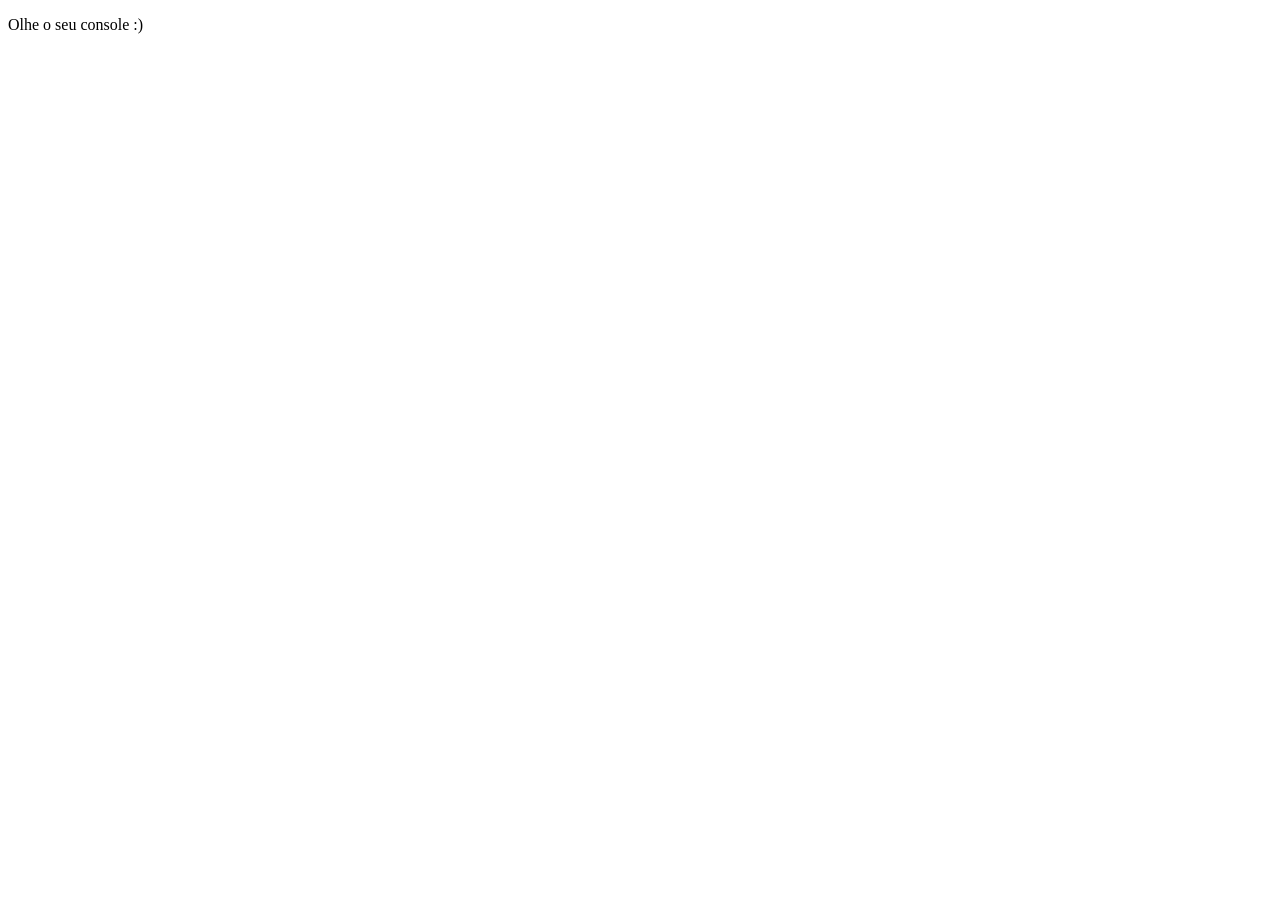
<file: Consumo e interação com dados/Alura+ Functions - Desafio Palíndromo/index.html>
<!DOCTYPE html>
<html lang="en">
<head>
    <meta charset="UTF-8">
    <meta http-equiv="X-UA-Compatible" content="IE=edge">
    <meta name="viewport" content="width=device-width, initial-scale=1.0">
    <title>Document</title>
</head>
<body>
    <p>Olhe o seu console :)</p>

    <script src="main.js"></script>
</body>
</html>
</file>
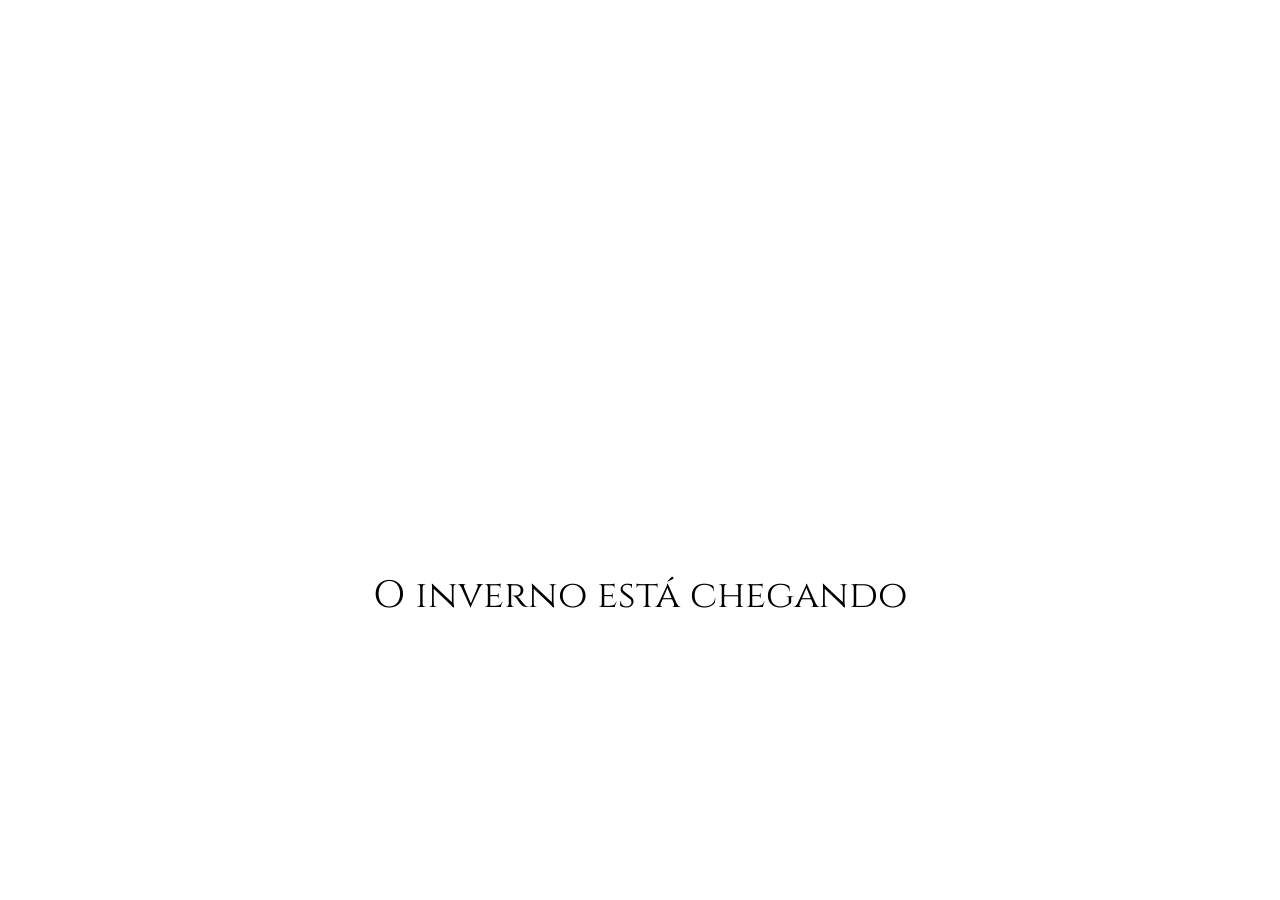
<file: JavaScript a linguagem da Web/Dark Mode/index.html>
<!DOCTYPE html>
<html lang="en">
<head>
    <meta charset="UTF-8">
    <meta http-equiv="X-UA-Compatible" content="IE=edge">
    <meta name="viewport" content="width=device-width, initial-scale=1.0">
    <title>Dark Mode</title>
    
    <!-- fonte  -->
    <link rel="preconnect" href="https://fonts.googleapis.com"> 
    <link rel="preconnect" href="https://fonts.gstatic.com" crossorigin>
    <link href="https://fonts.googleapis.com/css2?family=Cinzel:wght@600&display=swap" rel="stylesheet">
    <link rel="stylesheet" href="./style.css">

</head>
<body>
    <input id="btn" type="button">
    <label for="btn" class="mudar-tema"></label>
    <!-- fonte  -->
    
    <section class="container">
        <div class="trono"></div>
        <p>O inverno está chegando</p>
    </section>

    <script src="./main.js"></script>
</body>
</html>
</file>
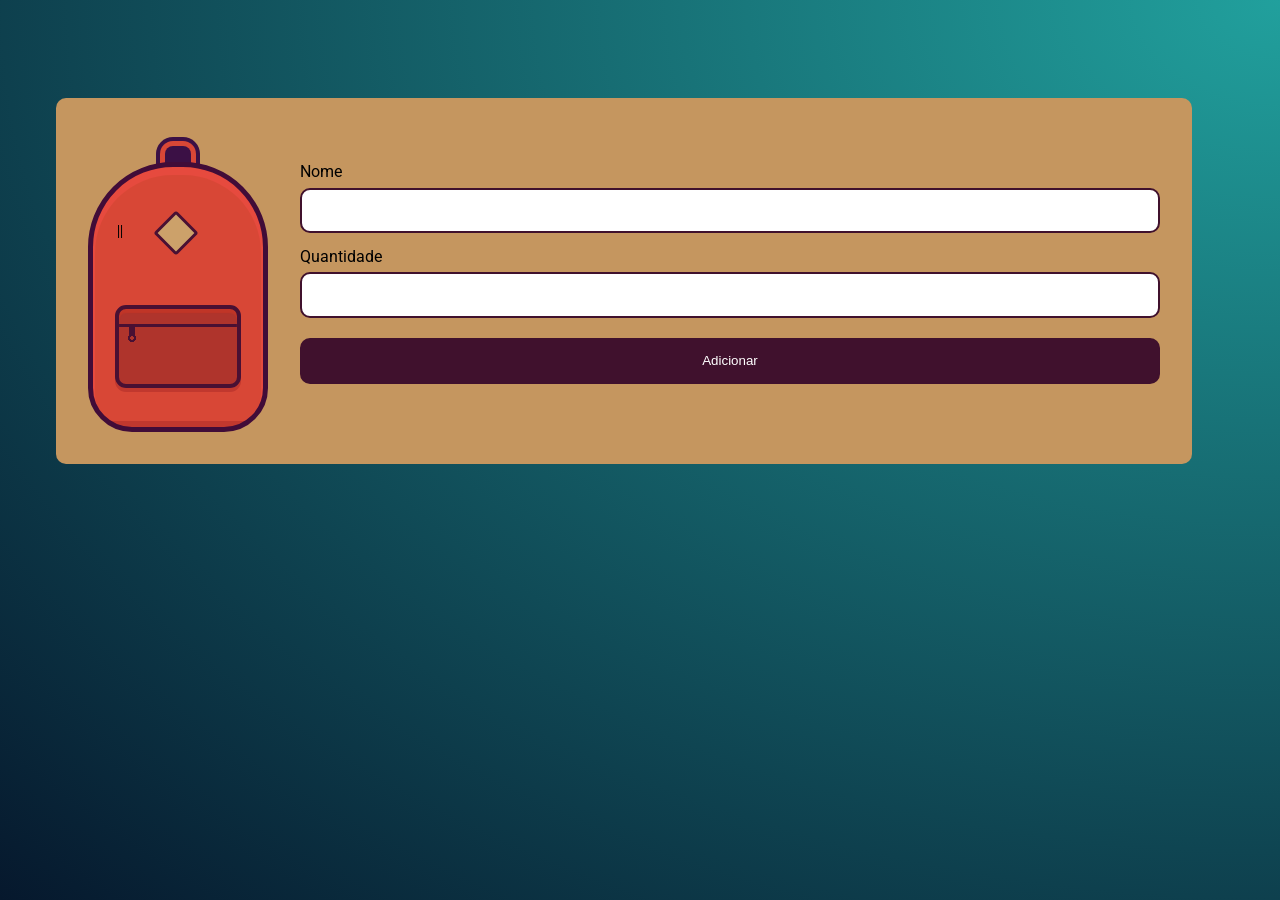
<file: JavaScript a linguagem da Web/JavaScript na Web - armazenando dados no navegador/index.html>
<!DOCTYPE html>
<html lang="en">
<head>
    <meta charset="UTF-8">
    <meta http-equiv="X-UA-Compatible" content="IE=edge">
    <meta name="viewport" content="width=device-width, initial-scale=1.0">
    <title>Mochila de viagem</title>
    <link rel="stylesheet" href="css/style.css">

    <link rel="preconnect" href="https://fonts.googleapis.com">
    <link rel="preconnect" href="https://fonts.gstatic.com" crossorigin>
    <link href="https://fonts.googleapis.com/css2?family=Roboto&display=swap" rel="stylesheet"> 
</head>
<body>
    <main class="conteudo">
        <div class="principal">
            <div class="mochila"></div>
            <form action="" class="adicionar" id="novoItem">
                <label for="item">Nome</label>
                <input type="text" name="nome" id="nome">
                <label for="item">Quantidade</label>
                <input type="number" name="quantidade" id="quantidade">
                <input type="submit" value="Adicionar" class="cadastrar">
            </form>
        </div>
        
        <ul class="lista" id="lista">
            
        </ul>
    </main>

    <script src="./js/main.js"></script>
</body>
</html>
</file>
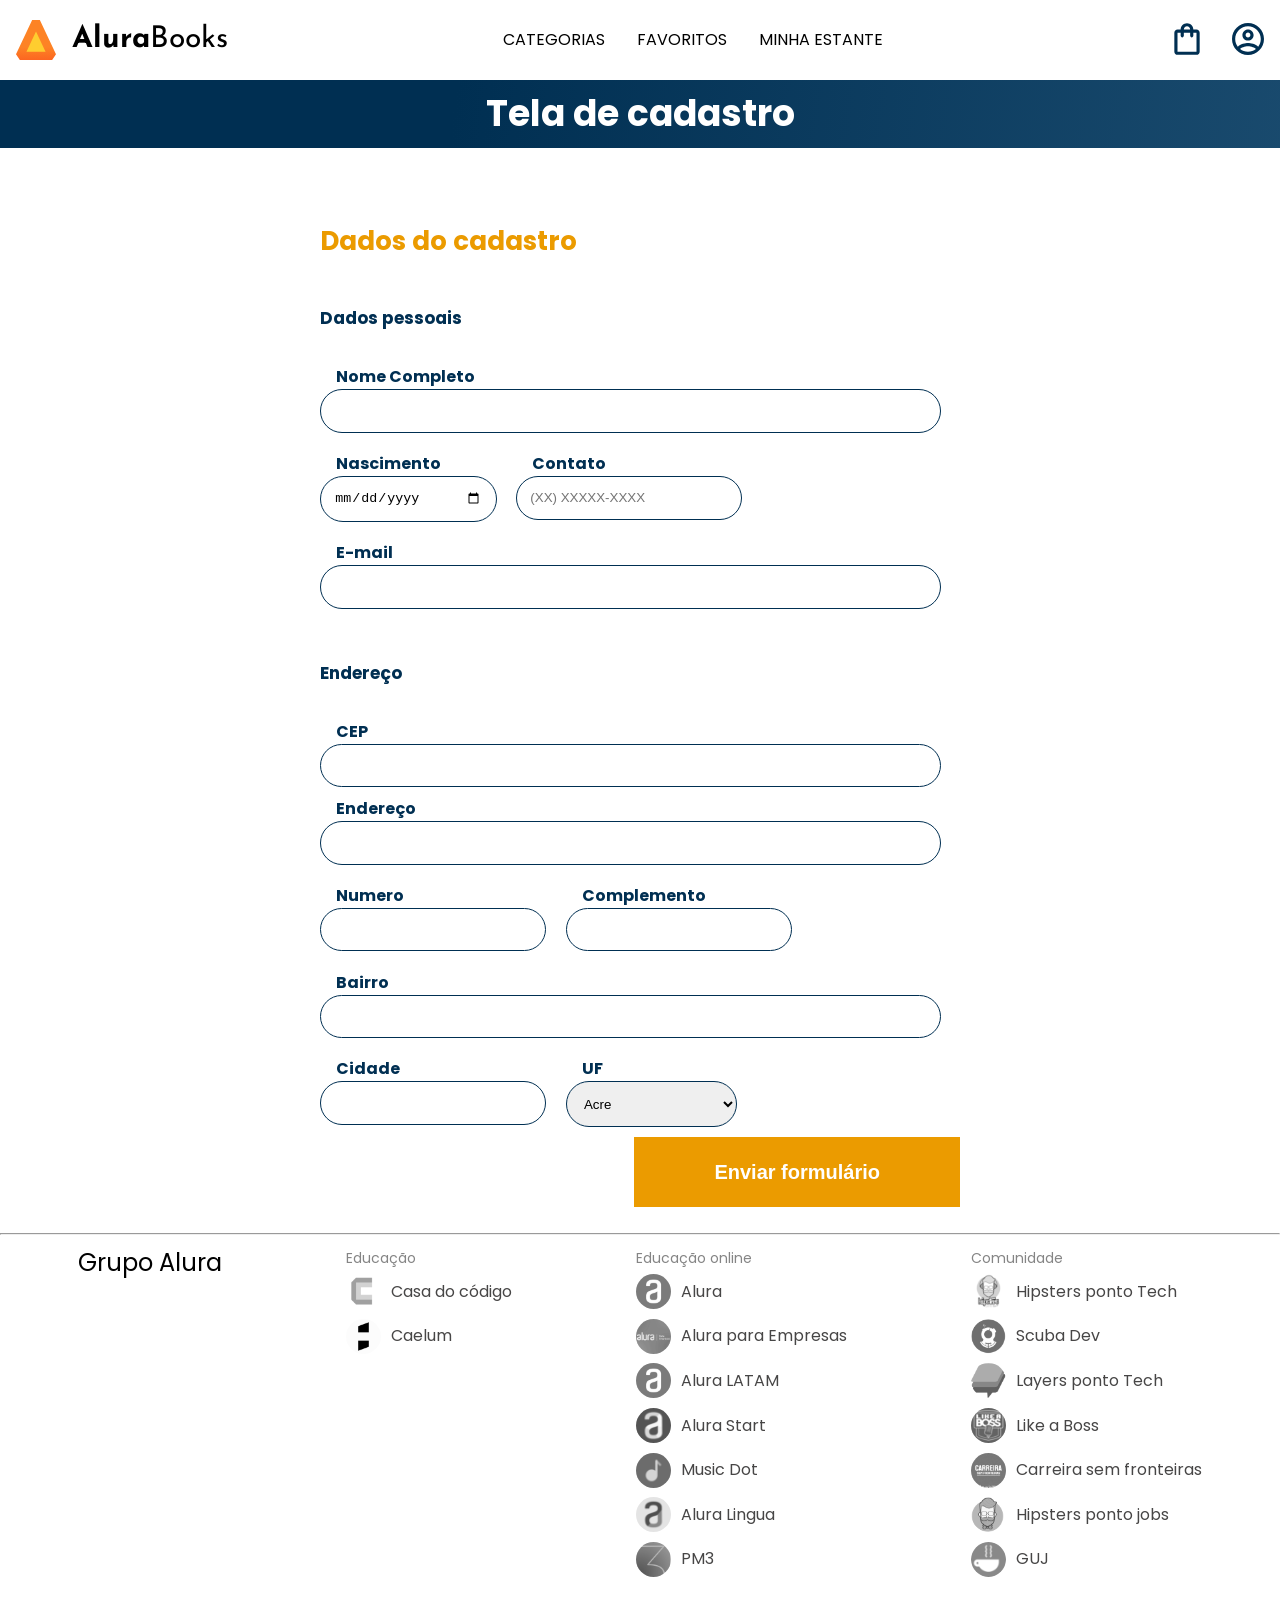
<file: Consumo e interação com dados/JavaScript - consumindo e tratando dados de uma API/cadastro-alurabooks/index.html>
<!DOCTYPE html>
<html lang="en">

<head>
    <meta charset="UTF-8">
    <meta http-equiv="X-UA-Compatible" content="IE=edge">
    <meta name="viewport" content="width=device-width, initial-scale=1.0">
    <link rel="stylesheet" href="./styles/reset.css">
    <link rel="preconnect" href="https://fonts.googleapis.com">
    <link rel="preconnect" href="https://fonts.gstatic.com" crossorigin>
    <link href="https://fonts.googleapis.com/css2?family=Poppins:wght@300;400;500;700&display=swap" rel="stylesheet">
    <link rel="stylesheet" href="https://unpkg.com/swiper@8/swiper-bundle.min.css" />
    <link href="https://fonts.googleapis.com/css2?family=Josefin+Sans:wght@400;700&display=swap" rel="stylesheet">
    <link rel="stylesheet" href="./styles/styles.css">
    <title>Formulário de cadastro</title>
</head>

<body>

    <header class="cabeçalho">
        <div class="container">
            <input type="checkbox" id="menu" class="container__botao">
            <label for="menu" class="container__rotulo">
                <span class="cabeçalho__menu-hamburguer container__imagem"></span>
            </label>
            <ul class="lista-menu">
                <li class="lista-menu__titulo">Categorias</li>
                <li class="lista-menu__item">
                    <a href="#" class="lista-menu__link">Programação</a>
                </li>
                <li class="lista-menu__item">
                    <a href="#" class="lista-menu__link">Front-end</a>
                </li>
                <li class="lista-menu__item">
                    <a href="#" class="lista-menu__link">Infraestrutura</a>
                </li>
                <li class="lista-menu__item">
                    <a href="#" class="lista-menu__link">Business</a>
                </li>
                <li class="lista-menu__item">
                    <a href="#" class="lista-menu__link">Design & UX</a>
                </li>
            </ul>
            <img src="img/Logo.svg" alt="Logo da Alurabooks" class="container__imagem">
            <h1 class="container__titulo"><b class="container__titulo--negrito">Alura</b>Books</h1>
        </div>

        <ul class="opções">
            <input type="checkbox" id="opções-menu" class="opções__botão">
            <li class="opções__item"><a href="#" class="opções__link">Categorias</a></li>
            <li class="opções__item"><a href="#" class="opções__link">Favoritos</a></li>
            <li class="opções__item"><a href="#" class="opções__link">Minha estante</a></li>
        </ul>

        <div class="container">
            <a href="#"><img src="img/Favoritos.svg" alt="Meus favoritos"
                    class="container__imagem container__imagem-transparente"></a>
            <a href="#" class="container__link">
                <img src="img/Compras.svg" alt="Carrinhos de compras" class="container__imagem">
                <p class="container__texto">Minha sacola</p>
            </a>
            <a href="#" class="container__link">
                <img src="img/Usuario.svg" alt="Meu perfil" class="container__imagem">
                <p class="container__texto">Meu perfil</p>
            </a>
        </div>
    </header>

    <section class="banner">
        <h2 class="banner__titulo">Tela de cadastro</h2>
    </section>

    <main class="principal">
        <h2 class="principal__titulo">Dados do cadastro</h2>

        <form class="principal__formulario" id="formulario" target="_blank"
            onsubmit="location.replace('./cadastro-finalizado.html')">
            <h3 class="principal__subtitulo">Dados pessoais</h3>
            <div class="formulario__campo">
                <label class="campo__etiqueta" for="nome">Nome Completo</label>
                <input name="nome" id="nome" class="campo__escrita" required />
            </div>
            <div class="formulario__dupla">
                <div class="formulario__campo">
                    <label class="campo__etiqueta" for="nascimento">Nascimento</label>
                    <input name="nascimento" id="nascimento" type="date" class="campo__escrita" required />
                </div>
                <div class="formulario__campo">
                    <label class="campo__etiqueta" for="telefone">Contato</label>
                    <input name="telefone" id="telefone" type="tel" placeholder="(XX) XXXXX-XXXX" class="campo__escrita"
                        required />
                </div>
            </div>
            <div class="formulario__campo">
                <label class="campo__etiqueta" for="email">E-mail</label>
                <input name="email" id="email" type="email" class="campo__escrita" required />
            </div>

            <h3 class="principal__subtitulo">Endereço</h3>

            <div class="formulario__campo">
                <label class="campo__etiqueta" for="cep">CEP</label>
                <input name="cep" id="cep" class="campo__escrita" required />
                <div id="erro"></div>
            </div>

            <div class="formulario__campo">
                <label class="campo__etiqueta" for="endereco">Endereço</label>
                <input name="endereco" id="endereco" class="campo__escrita" required />
            </div>
            <div class="formulario__dupla">
                <div class="formulario__campo">
                    <label class="campo__etiqueta" for="numero">Numero</label>
                    <input name="numero" id="numero" class="campo__escrita" required />
                </div>
                <div class="formulario__campo">
                    <label class="campo__etiqueta" for="complemento">Complemento</label>
                    <input name="complemento" id="complemento" class="campo__escrita" />
                </div>
            </div>
            <div class="formulario__campo">
                <label class="campo__etiqueta" for="bairro">Bairro</label>
                <input name="bairro" id="bairro" class="campo__escrita" required />
            </div>
            <div class="formulario__dupla">
                <div class="formulario__campo">
                    <label class="campo__etiqueta" for="cidade">Cidade</label>
                    <input name="cidade" id="cidade" class="campo__escrita" required />
                </div>

                <div class="formulario__campo">
                    <label class="campo__etiqueta" for="estado">UF</label>
                    <select id="estado" name="estado" class="campo__escrita">
                        <option value="AC">Acre</option>
                        <option value="AL">Alagoas</option>
                        <option value="AP">Amapá</option>
                        <option value="AM">Amazonas</option>
                        <option value="BA">Bahia</option>
                        <option value="CE">Ceará</option>
                        <option value="DF">Distrito Federal</option>
                        <option value="ES">Espírito Santo</option>
                        <option value="GO">Goiás</option>
                        <option value="MA">Maranhão</option>
                        <option value="MT">Mato Grosso</option>
                        <option value="MS">Mato Grosso do Sul</option>
                        <option value="MG">Minas Gerais</option>
                        <option value="PA">Pará</option>
                        <option value="PB">Paraíba</option>
                        <option value="PR">Paraná</option>
                        <option value="PE">Pernambuco</option>
                        <option value="PI">Piauí</option>
                        <option value="RJ">Rio de Janeiro</option>
                        <option value="RN">Rio Grande do Norte</option>
                        <option value="RS">Rio Grande do Sul</option>
                        <option value="RO">Rondônia</option>
                        <option value="RR">Roraima</option>
                        <option value="SC">Santa Catarina</option>
                        <option value="SP">São Paulo</option>
                        <option value="SE">Sergipe</option>
                        <option value="TO">Tocantins</option>
                        <option value="EX">Estrangeiro</option>
                    </select>
                </div>

            </div>


            <input type="submit" value="Enviar formulário" class="formulario__botao" id="enviar">
        </form>
    </main>

    <hr>
    <footer class="rodapé">
        <h2 class="rodapé__titulo">Grupo Alura</h2>
        <ul class="lista-rodapé">
            <li class="lista-rodapé__titulo">Educação</li>
            <li class="lista-rodapé__item">
                <img src="img/CasaDoCodigo.svg" alt="Logo da casa do código">
                <a href="https://www.casadocodigo.com.br/" class="lista-rodapé__link">Casa do código</a>
            </li>
            <li class="lista-rodapé__item">
                <img src="img/Caelum.svg" alt="Logo da caelum">
                <a href="https://caelum.com.br/" class="lista-rodapé__link">Caelum</a>
            </li>
        </ul>

        <ul class="lista-rodapé">
            <li class="lista-rodapé__titulo">Educação online</li>
            <li class="lista-rodapé__item">
                <img src="img/Alura.svg" alt="Logo da Alura">
                <a href="https://www.alura.com.br/" class="lista-rodapé__link">Alura</a>
            </li>
            <li class="lista-rodapé__item">
                <img src="img/AluraEmpresas.svg" alt="Logo da Alura para Empresas">
                <a href="https://www.alura.com.br/empresas" class="lista-rodapé__link">Alura para Empresas</a>
            </li>
            <li class="lista-rodapé__item">
                <img src="img/AluraLATAM.svg" alt="Logo da Alura Latam">
                <a href="https://www.aluracursos.com/" class="lista-rodapé__link">Alura LATAM</a>
            </li>
            <li class="lista-rodapé__item">
                <img src="img/AluraStart.svg" alt="Logo da Alura START">
                <a href="https://www.alurastart.com.br/" class="lista-rodapé__link">Alura Start</a>
            </li>
            <li class="lista-rodapé__item">
                <img src="img/MusicDot.svg" alt="Logo da Music Dot">
                <a href="https://www.musicdot.com.br/" class="lista-rodapé__link">Music Dot</a>
            </li>
            <li class="lista-rodapé__item">
                <img src="img/AluraLingua.svg" alt="Logo da Alura Lingua">
                <a href="https://www.aluralingua.com.br/" class="lista-rodapé__link">Alura Lingua</a>
            </li>
            <li class="lista-rodapé__item">
                <img src="img/PM3.svg" alt="Logo da PM3">
                <a href="https://www.cursospm3.com.br/" class="lista-rodapé__link">PM3</a>
            </li>
        </ul>

        <ul class="lista-rodapé">
            <li class="lista-rodapé__titulo">Comunidade</li>
            <li class="lista-rodapé__item">
                <img src="img/HipstersTech.svg" alt="Logo do Hipsters ponto Tech">
                <a href="https://hipsters.tech/" class="lista-rodapé__link">Hipsters ponto Tech</a>
            </li>
            <li class="lista-rodapé__item">
                <img src="img/ScubaDev.svg" alt="Logo do Scuba Dev">
                <a href="https://scuba.dev.br/" class="lista-rodapé__link">Scuba Dev</a>
            </li>
            <li class="lista-rodapé__item">
                <img src="img/LayersTech.svg" alt="Logo do Layers ponto Tech">
                <a href="https://layerspontotech.com.br/" class="lista-rodapé__link">Layers ponto Tech</a>
            </li>
            <li class="lista-rodapé__item">
                <img src="img/LikeABoss.svg" alt="Logo do Like a Boss">
                <a href="https://likeaboss.com.br/" class="lista-rodapé__link">Like a Boss</a>
            </li>
            <li class="lista-rodapé__item">
                <img src="img/CarreiraSemFronteira.svg" alt="Logo do Carreira sem fronteiras">
                <a href="https://www.carreirasemfronteiras.com.br/" class="lista-rodapé__link">Carreira sem
                    fronteiras</a>
            </li>
            <li class="lista-rodapé__item">
                <img src="img/HipstersJobs.svg" alt="Logo do Hipsters ponto jobs">
                <a href="https://hipsters.jobs/" class="lista-rodapé__link">Hipsters ponto jobs</a>
            </li>
            <li class="lista-rodapé__item">
                <img src="img/GUJ.svg" alt="Logo do GUJ">
                <a href="https://www.guj.com.br/" class="lista-rodapé__link">GUJ</a>
            </li>
        </ul>
    </footer>

    <script src="./js/script.js"></script>

</body>

</html>
</file>
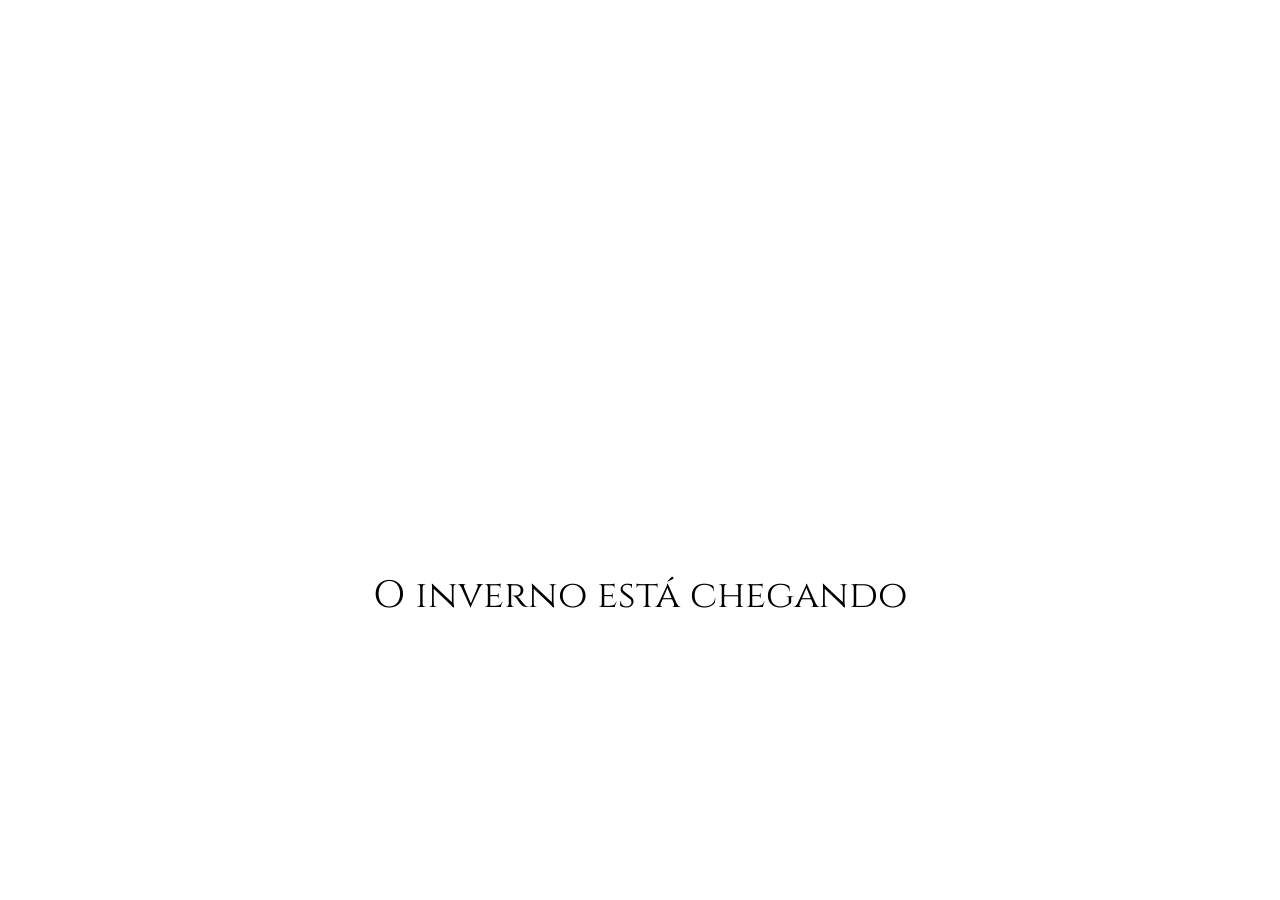
<file: JavaScript a linguagem da Web/JavaScript - Manipulando o DOM/Desafio 1/index.html>
<!DOCTYPE html>
<html lang="en" >
<head>
  <meta charset="UTF-8">
  <title>Manipulando o DOM - Aula 1</title>
  <link rel="stylesheet" href="./style.css">
</head>
<body>

<!-- fonte  --> 
<link rel="preconnect" href="https://fonts.googleapis.com"> 
<link rel="preconnect" href="https://fonts.gstatic.com" crossorigin>
<link href="https://fonts.googleapis.com/css2?family=Cinzel:wght@600&display=swap" rel="stylesheet">
<!-- fonte  -->

<section class="container">
<div class="trono"></div>
<p id="texto">O inverno está chegando</p>
</section>

</body>
</html>
</file>
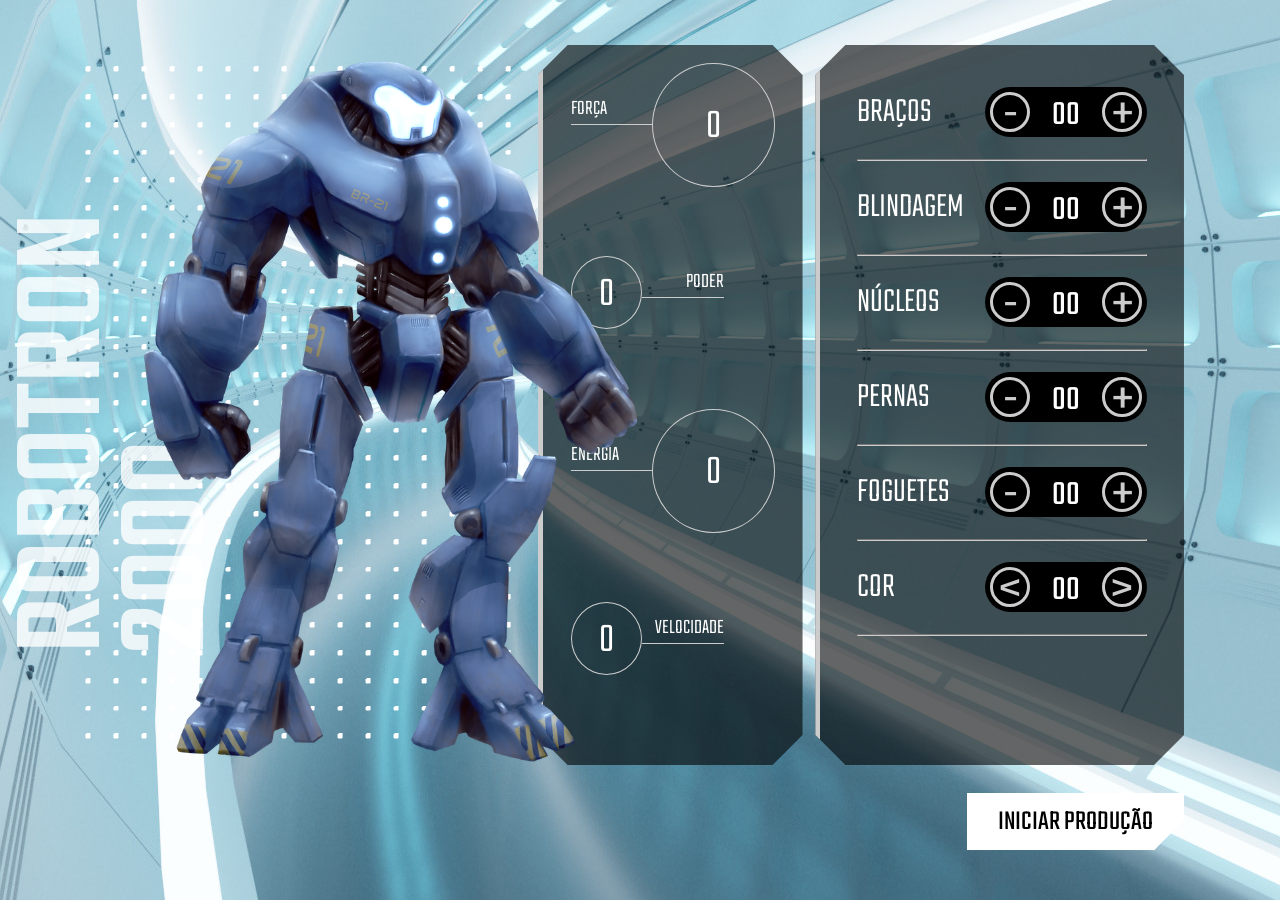
<file: JavaScript a linguagem da Web/JavaScript - Manipulando o DOM/Robotron/index.html>
<!DOCTYPE html>
<html lang="en">
<head>
    <meta charset="UTF-8">
    <meta http-equiv="X-UA-Compatible" content="IE=edge">
    <meta name="viewport" content="width=device-width, initial-scale=1.0">
    <link rel="shortcut icon" type="image/jpg" href="img/favicon.ico"/>
    <title>Robotron 2000</title>

    <link rel="stylesheet" href="css/style.css">
    <link rel="preconnect" href="https://fonts.googleapis.com">
    <link rel="preconnect" href="https://fonts.gstatic.com" crossorigin>
    <link href="https://fonts.googleapis.com/css2?family=Teko:wght@300;500&display=swap" rel="stylesheet"> 

</head>
<body>
    <main>
        <section class="robotron">
            <img class="robo" src="img/robotron.png" alt="Robotron" id="robotron">
            <figcaption class="titulo">ROBOTRON <br>2000</figcaption>
        </section>

        <section class="box estatisticas">
            <div class="estatistica">
                <p class="estatistica-titulo">Força</p>
                <div class="estatistica-valor">
                    <p class="estatistica-numero" data-estatistica="forca">0</p>
                </div>
            </div>
            <div class="estatistica">
                <p class="estatistica-titulo">Poder</p>
                <div class="estatistica-valor">
                    <p class="estatistica-numero" data-estatistica="poder">0</p>
                </div>
            </div>
            <div class="estatistica">
                <p class="estatistica-titulo">Energia</p>
                <div class="estatistica-valor">
                    <p class="estatistica-numero" data-estatistica="energia">0</p>
                </div>
            </div>
            <div class="estatistica">
                <p class="estatistica-titulo">Velocidade</p>
                <div class="estatistica-valor">
                    <p class="estatistica-numero" data-estatistica="velocidade">0</p>
                </div>
            </div>
        </section>

        <section class="equipamentos">
            <form action="" class="montador">
                <div class="box montador-conteudo">
                    <div class="peca">
                        <label for="" class="peca-titulo">Braços</label>
                        <div class="controle">
                            <buttom class="controle-ajuste" data-controle="-" data-peca="bracos">-</buttom>
                            <input type="text" class="controle-contador" value="00" data-contador>
                            <buttom class="controle-ajuste" data-controle="+" data-peca="bracos">+</buttom>
                        </div>
                    </div>
                    <hr class="linha">
                    <div class="peca">
                        <label for="" class="peca-titulo">Blindagem</label>
                        <div class="controle">
                            <buttom class="controle-ajuste" data-controle="-" data-peca="blindagem">-</buttom>
                            <input type="text" class="controle-contador" value="00" data-contador>
                            <buttom class="controle-ajuste" data-controle="+" data-peca="blindagem">+</buttom>
                        </div>
                    </div>
                    <hr class="linha">
                    <div class="peca">
                        <label for="" class="peca-titulo">Núcleos</label>
                        <div class="controle">
                            <buttom class="controle-ajuste" data-controle="-" data-peca="nucleos">-</buttom>
                            <input type="text" class="controle-contador" value="00" data-contador>
                            <buttom class="controle-ajuste" data-controle="+" data-peca="nucleos">+</buttom>
                        </div>
                    </div>
                    <hr class="linha">
                    <div class="peca">
                        <label for="" class="peca-titulo">Pernas</label>
                        <div class="controle">
                            <buttom class="controle-ajuste" data-controle="-" data-peca="pernas">-</buttom>
                            <input type="text" class="controle-contador" value="00" data-contador>
                            <buttom class="controle-ajuste" data-controle="+" data-peca="pernas">+</buttom>
                        </div>
                    </div>
                    <hr class="linha">
                    <div class="peca">
                        <label for="" class="peca-titulo">Foguetes</label>
                        <div class="controle">
                            <buttom class="controle-ajuste" data-controle="-" data-peca="foguetes">-</buttom>
                            <input type="text" class="controle-contador" value="00" data-contador>
                            <buttom class="controle-ajuste" data-controle="+" data-peca="foguetes">+</buttom>
                        </div>
                    </div>
                    <hr class="linha">
                    <div class="peca">
                        <label for="" class="peca-titulo">Cor</label>
                        <div class="controle">
                            <buttom class="controle-ajuste" data-controle="-" data-peca="cores">&lt;</buttom>
                            <input type="text" class="controle-contador" value="00" data-contador>
                            <buttom class="controle-ajuste" data-controle="+" data-peca="cores">&gt;</buttom>
                        </div>
                    </div>
                    <hr class="linha">
                </div>
                <input type="submit" value="Iniciar produção" class="producao" id="producao">
            </form>
        </section>
    </main>

    <script src="js/main.js"></script>

</body>
</html>
</file>
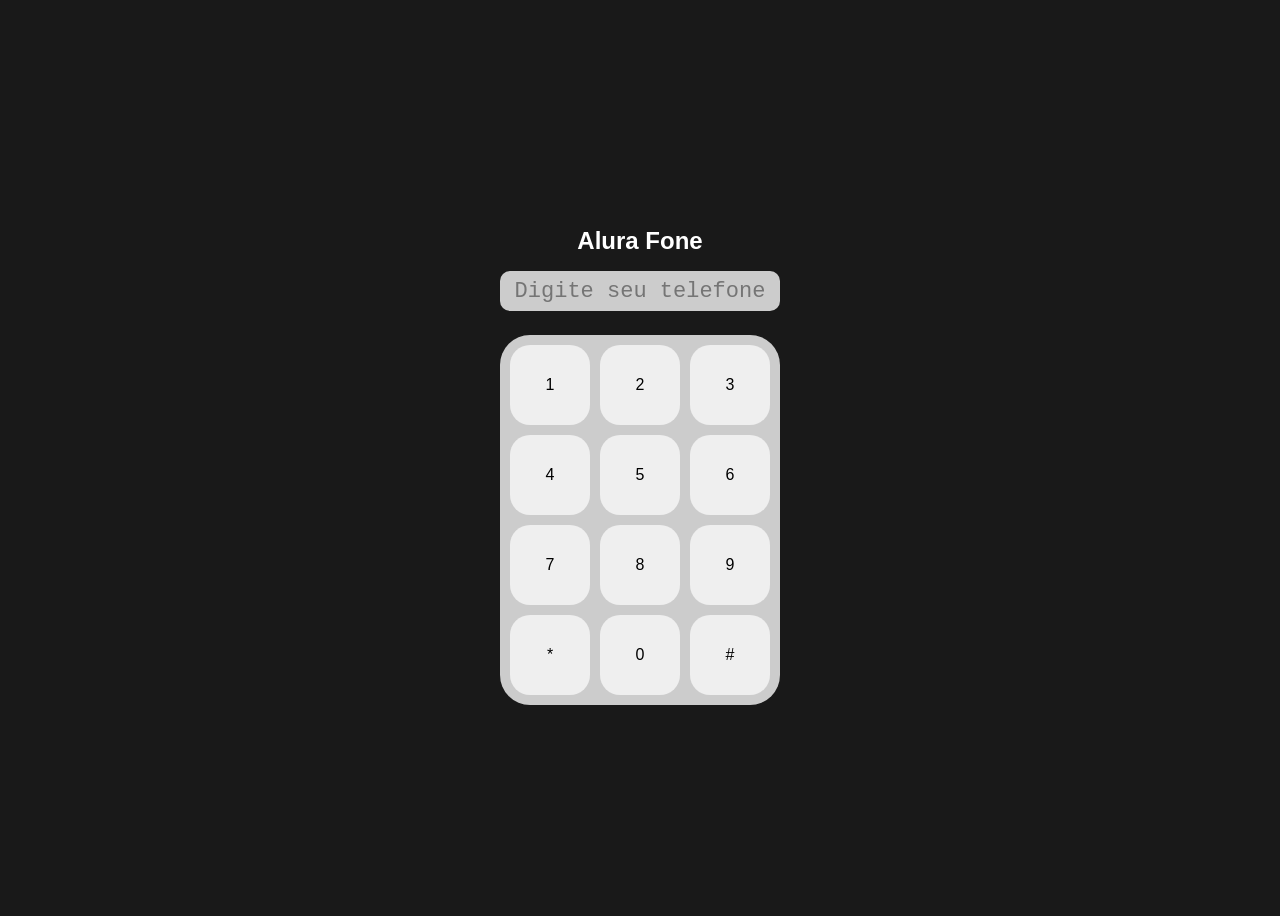
<file: JavaScript a linguagem da Web/JavaScript para Web - Crie páginas dinâmicas/alurafone/index.html>
<!DOCTYPE html>
<html lang="en">

<head>
    <meta charset="UTF-8">
    <meta http-equiv="X-UA-Compatible" content="IE=edge">
    <meta name="viewport" content="width=device-width, initial-scale=1.0">
    <link rel="stylesheet" href="style.css">
    <title>Alura Fone</title>
</head>

<body>
    <h1> Alura Fone </h1>
    <input type="tel" placeholder="Digite seu telefone">
     <section class="teclado">
       <input type="button" value="1">
        <input type="button" value="2">
        <input type="button" value="3">
        <input type="button" value="4">
        <input type="button" value="5">
        <input type="button" value="6">
        <input type="button" value="7">
        <input type="button" value="8">
        <input type="button" value="9">
        <input type="button" value="*">
        <input type="button" value="0">
        <input type="button" value="#">
      </section>
      

    <script src="main.js"></script>
</body>

</html>
</file>
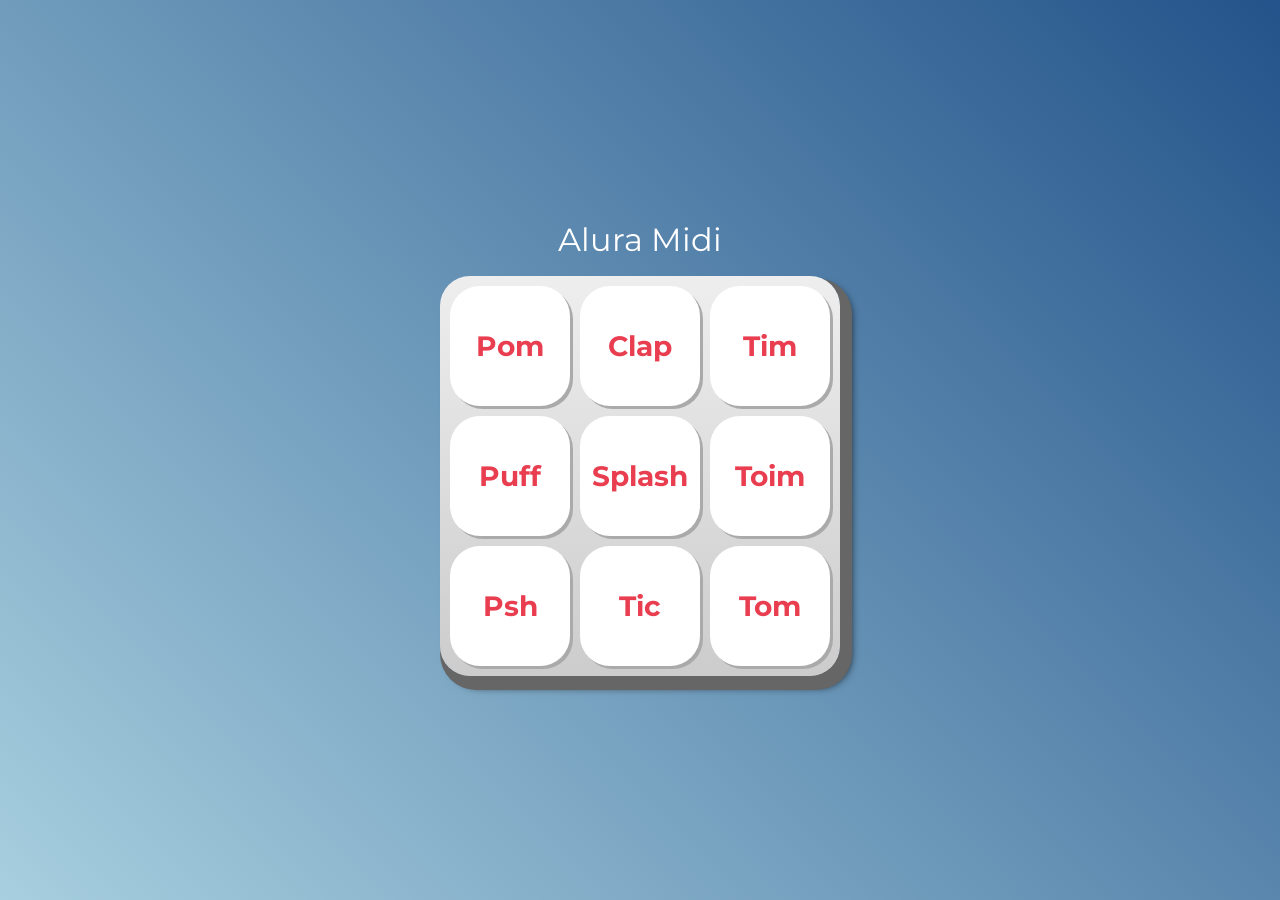
<file: JavaScript a linguagem da Web/JavaScript para Web - Crie páginas dinâmicas/aluramidi/index.html>
<!DOCTYPE html>
<html lang="pt-BR">
    <head>
        <meta charset="UTF-8">
        <meta http-equiv="X-UA-Compatible" content="IE=edge">
        <meta name="viewport" content="width=device-width, initial-scale=1.0">

        <title>Alura MIDI</title>

        <link rel="preconnect" href="https://fonts.googleapis.com">
        <link rel="preconnect" href="https://fonts.gstatic.com" crossorigin>
        <link href="https://fonts.googleapis.com/css2?family=Montserrat:wght@500;600&display=swap" rel="stylesheet">

        <link rel="icon" type="image/png" href="images/bateria.png">
        <link rel="stylesheet" href="css/reset.css">
        <link rel="stylesheet" href="css/estilos.css">
    </head>
    <body>
        
        <h1>Alura Midi</h1>
        
        <section class="teclado">
            <button class="tecla tecla_pom">Pom</button>
            <button class="tecla tecla_clap">Clap</button>
            <button class="tecla tecla_tim">Tim</button>
            
            <button class="tecla tecla_puff">Puff</button>
            <button class="tecla tecla_splash">Splash</button>
            <button class="tecla tecla_toim">Toim</button>
            
            <button class="tecla tecla_psh">Psh</button>
            <button class="tecla tecla_tic">Tic</button>
            <button class="tecla tecla_tom">Tom</button>
        </section>
        <!--<audio controls src="sounds/keyq.wav" id="som_tecla_pom"></audio>-->
        <!--Uma tag <audio> com o atributo 'controls' passa a exibir uma interface padrão para o usuário conseguir reproduzir o áudio-->
        <audio src="sounds/keyq.wav" id="som_tecla_pom"></audio>
        <audio src="sounds/keyw.wav" id="som_tecla_clap"></audio>
        <audio src="sounds/keye.wav" id="som_tecla_tim"></audio>
        <audio src="sounds/keya.wav" id="som_tecla_puff"></audio>
        <audio src="sounds/keys.wav" id="som_tecla_splash"></audio>
        <audio src="sounds/keyd.wav" id="som_tecla_toim"></audio>
        <audio src="sounds/keyz.wav" id="som_tecla_psh"></audio>
        <audio src="sounds/keyx.wav" id="som_tecla_tic"></audio>
        <audio src="sounds/keyc.wav" id="som_tecla_tom"></audio>
            
        <script src="main.js"></script>
        
    </body>
</html>
</file>
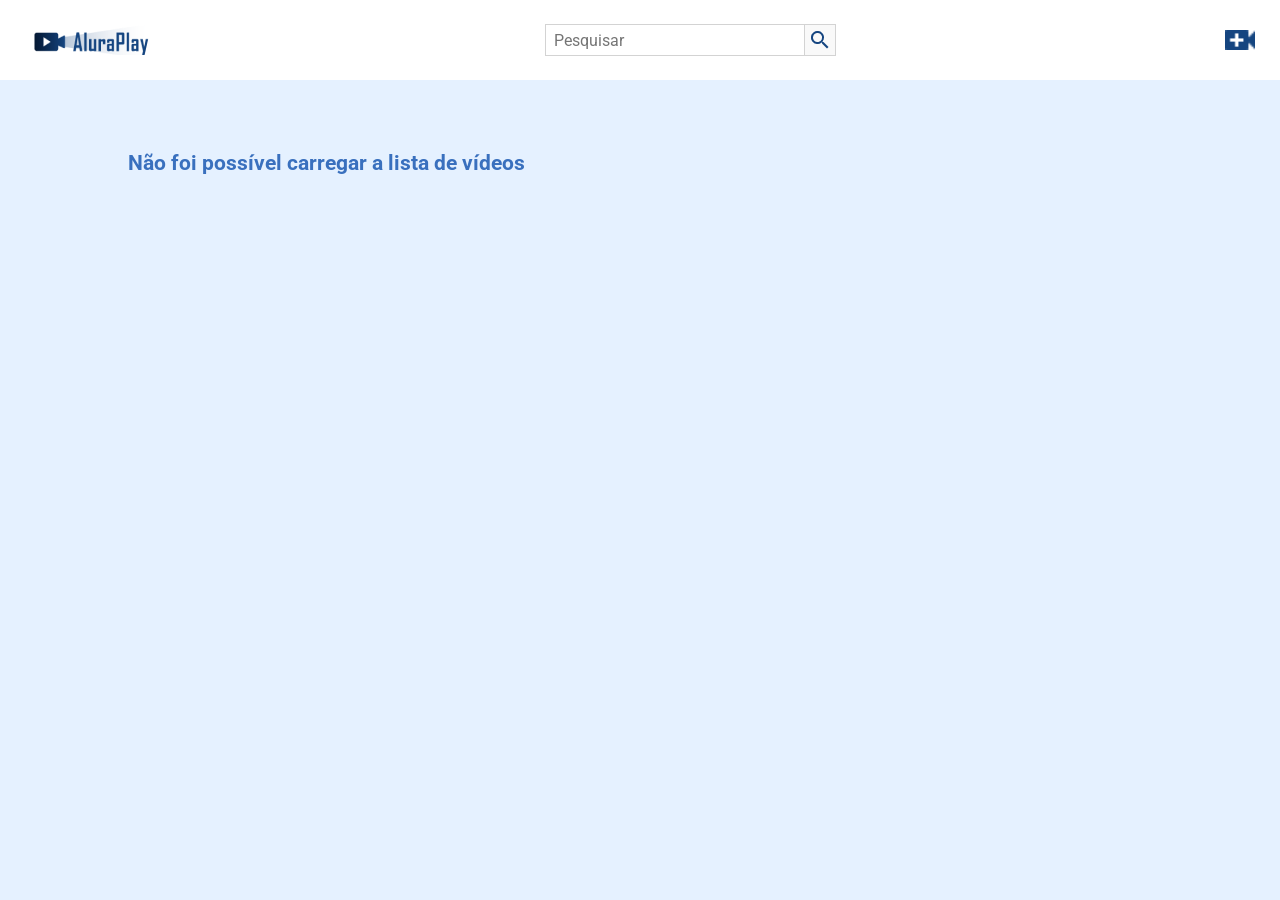
<file: Requisições e formulários/JavaScript - criando requisições/aluraplay/index.html>
<!DOCTYPE html>
<html lang="pt-br">

<head>
    <meta charset="UTF-8">
    <meta http-equiv="X-UA-Compatible" content="IE=edge">
    <meta name="viewport" content="width=device-width, initial-scale=1.0">
    <link href="https://fonts.googleapis.com/css2?family=Roboto:wght@400;700&display=swap" rel="stylesheet">
    <link rel="stylesheet" href="./css/reset.css">
    <link rel="stylesheet" href="./css/estilos.css">
    <link rel="stylesheet" href="./css/flexbox.css">
    <title>AluraPlay</title>
    <link rel="shortcut icon" href="./img/favicon.ico" type="image/x-icon">
</head>

<body>

    <header>

        <nav class="cabecalho">
            <a class="logo" href="./index.html"></a>

            <div class="cabecalho__pesquisar">

                <input type="search" placeholder="Pesquisar" id="pesquisar" class="pesquisar__input" data-pesquisa>
                <button class="pesquisar__botao" data-botao-pesquisa>

            </div>

            <div class="cabecalho__icones">
                <a href="./pages/enviar-video.html" class="cabecalho__videos"></a>
            </div>
        </nav>

    </header>

    <ul class="videos__container" alt="videos alura" data-lista>
        
    </ul>
    <!-- Quando utilizamos export/import nos nossos arquivos JS, precisamos colocar o 'type=module', porque estamos trabalhando com modularização dos arquivos. -->
    <script src="./js/mostrarVideos.js" type="module"></script>
    <script src="./js/buscarVideo.js" type="module"></script>
</body>

</html>
</file>
<file: JavaScript a linguagem da Web/Dark Mode/style.css>
* {
    margin: 0;
    padding: 0;
}

:root {
    --label-icon: url("https://caelum-online-public.s3.amazonaws.com/1369-alura-mais-dark-mode/lua.png");
    --trono-img: url("https://caelum-online-public.s3.amazonaws.com/1369-alura-mais-dark-mode/trono-preto.png");
}

.dark-mode {
    --bg-cor: black;
    --fonte-cor: #ffffff;
    --label-icon: url("https://caelum-online-public.s3.amazonaws.com/1369-alura-mais-dark-mode/sol.png");
    --trono-img: url("https://caelum-online-public.s3.amazonaws.com/1369-alura-mais-dark-mode/trono-branco.png");
}

body {
    background: var(--bg-cor);
    color: var(--fonte-cor);
    font-family: 'Cinzel', serif;
    font-size: 38px;
    user-select: none;
    transition: 2s;
    user-select: none;
}

.container {
    height: 90vh;
    width: 100%;
    display: flex;
    flex-direction: column;
    justify-content: center;
    align-items: center;
}

.mudar-tema {
    position: absolute;
    top: 4%;
    left: 2%;
    background-image: var(--label-icon);
    background-repeat: no-repeat;
    padding: 67px;
    cursor: pointer;
}

#btn {
    display: none;
}

.trono {
    background-image: var(--trono-img);
    background-size: cover;
    width: 450px;
    height: 350px;
    margin-bottom: 30px;
    position: relative;
    top: 10%;
    right: 8%;
}
</file>
<file: JavaScript a linguagem da Web/JavaScript na Web - armazenando dados no navegador/css/style.css>
html {
    background: radial-gradient(farthest-corner at right top,#21A09D, #06182D);
    height: 100%;
    font-family: 'Roboto', cursive;
}

.conteudo {
    padding: 10vh 3em 0;
    display: flex;
    align-items: flex-start;
    gap: 2em;
}

.principal {
    flex-grow: 1;
    flex-basis: auto;
    min-width: 600px;
    padding: 4em 2em 2em;
    box-sizing: border-box;
    display: flex;
    background: #C5965F;
    border-radius: 10px;
    gap: 2em;
}
  
.mochila {
    min-width: 170px;
    max-width: 170px;
    height: 180px;
    padding-top: 80px;
    background-color: #d84736;
    box-shadow: inset 0 6px 0 2px #e64a3e, 0 -93px 0 -77px #3b1045, 0 -93px 0 -72px #d84736, 0 -93px 0 -68px #3b1045;
    background-image: linear-gradient(to right, transparent 5px, transparent 20px, transparent 1px, transparent 25px, transparent 5px, transparent 20px, transparent 20px, transparent 86px, #c1382e 45px, #c1382e 230px, transparent 25px, transparent 172px );
    background-position: center 254px;
    background-size: 305px 6px;
    background-repeat: repeat-x; 
    border: 5px solid #410c38;
    border-radius: 85px 85px 44px 44px;
    display: inline-block;
    vertical-align: top;
    flex-basis: auto;
    flex-grow: 1;
}
  
.mochila:before, .mochila:after {
    display: block;
    content: '';
    position: absolute;
  }
  
.mochila:before {
    height: 75px;
    width: 118px;
    background-image: radial-gradient(circle closest-corner at 13px 29px , #af342c, #af342c 2px, transparent 2px, transparent), radial-gradient(circle closest-corner at 13px 29px , #491033, #491033 4px, transparent 4px, transparent), linear-gradient(to bottom, transparent 10px, transparent 15px, #491033 5px, #491033 18px, transparent 18px, transparent 100px), linear-gradient(to right, #af342c 10px, #af342c 10px, transparent 10px, transparent 16px, #af342c 9px, #af342c 50px), linear-gradient(to bottom, #af342c 8px, #af342c 16px, #491033 8px, #491033 30px, #af342c 20px, #af342c 72px, #af342c 10px, #af342c 57px, #af342c 5%);
    margin-left: 22px;
    margin-top: 58px;
    border: 4px solid #491033;
    border-radius: 11px;
    box-shadow: 0 4px 0 0 #c1382e, inset 0px 4px 1px 0 #c03527;
    content: '||';
    color: transparent;
    font-family: Comic Sans MS;
    font-weight: bold;
    z-index: 1;
    text-shadow: rgb(0, 0, 0) -2px -86px 0px;
    font-size: 14px;
}
  
.mochila:after {
    margin-left: 67px;
    margin-top: -30px;
    background: #cca16a;
    width:26px;
    height:26px;
    border: 3px solid #491033;
    border-radius: 3px;
    transform: rotate(45deg);
}

.adicionar {
    width: 100%;
}

.adicionar input {
    width: 100%;
    box-sizing: border-box;
    margin: 0.5em 0 1em;
    padding: 1em 0.5em;
    border-radius: 10px;
    border: 2px solid #40112D;
}

.adicionar label {
    display: block;
}

.cadastrar {
    background-color: #40112D;
    color: #FFFFFF;
    cursor: pointer;
}

.lista {
    margin: 0;
    padding: 0;
}

.item {
    list-style: none;
    padding: 0.6em 2em;
    background: #FFFFFF;
    border-radius: 10px;
    margin: 0 0 1em;
    width: 100%;
    box-sizing: border-box;
    display: inline-flex;
    align-items: center;
    gap: 1em;
    font-size: 20px;
}

.item strong {
    border-radius: 50%;
    display: flex;
    align-items: center;
    justify-content: center;
    width: 40px;
    height: 40px;
    Background: #C5965F;
    font-weight: 400;
}
</file>
<file: Consumo e interação com dados/JavaScript - consumindo e tratando dados de uma API/cadastro-alurabooks/styles/styles.css>
@import url("header.css");
@import url("banner.css");
@import url("formulario.css");
@import url("rodape.css");
@import url("cadastro.css");

:root {
    --cor-de-fundo: #EBECEE;
    --branco: #FFFFFF;
    --laranja: #EB9B00;
    --azul-degrade: linear-gradient(97.54deg, #002F52 35.49%, #326589 165.37%);
    --fonte-principal: "Poppins";
    --azul: #002F52;
    --fonte-secundario: "Josefin Sans";
    --preto: #000000;
    --cinza: #474646;
    --cinza-claro: #858585;
    --vermelho: #D94937;
}

body {
    background-color: var(--branco);
    font-family: var(--fonte-principal);
    font-size: 16px;
    font-weight: 400;
}

.mensagem-erro {
    padding-top: 10px;
    text-align: right;
    color: var(--vermelho);
    font-style: italic;
}
</file>
<file: JavaScript a linguagem da Web/JavaScript - Manipulando o DOM/Desafio 1/style.css>
* {
    margin: 0;
    padding: 0;
  }
  
  body {
    background: var(--cor-fundo);
    color: var(--cor-fonte);
    font-family: 'Cinzel', serif;
    font-size: 38px;
    user-select: none;
    transition: 2s;
  }
  
  .container {
    height: 90vh;
    width: 100%;
    display: flex;
    flex-direction: column;
    justify-content: center;
    align-items: center;
  }
  
  .trono {
    background-image: url("https://caelum-online-public.s3.amazonaws.com/1369-alura-mais-dark-mode/trono-preto.png");
    background-size: cover;
    width: 450px;
    height: 350px;
    margin-bottom: 30px;
    position: relative;
    top: 10%;
    right: 5%;
  }
</file>
<file: JavaScript a linguagem da Web/JavaScript - Manipulando o DOM/Robotron/css/style.css>
:root {
    --main-cinza: #CCCCCC;
    --main-branco: #FFFFFF;
    --main-preto: #000000;
}

* {
    box-sizing: border-box;
}

body {
    background: url(../img/fundo.jpg);
    background-position: center center;
    background-size: cover cover;
    padding: 0;
    margin: 0;
    font-weight: 300;
}

body, input {
    font-family: 'Teko', sans-serif;
}

main {
    width: 80vw;
    height: 80vh;
    margin: 10vh 8vw 10vh 12vw;
    display: flex;
    gap: 1vw;
}

.robotron {
    background: url(../img/estrutura.png) no-repeat;
    background-position: center center;
    margin: 0;
    flex-basis: 40%;
    position: relative;
}

.robo {
    height: 110%;
    z-index: 1;
    position: absolute;
    left: -20%;
    top: -5%;
}

.titulo {
    transform: rotate(180deg);
    font-weight: 500;
    font-size: 130px;
    position: absolute;
    bottom: 7rem;
    left: -3rem;
    line-height: 0.8;
    writing-mode: vertical-rl;
    text-orientation: mixed;
    color: rgba(255,255,255,0.8)
}

.box {
    background: rgba(0,0,0,0.6);
    clip-path: polygon(calc(100% - 30px) 0, 100% 30px, 100% calc(100% - 30px), calc(100% - 30px) 100%, 30px 100%, 0 calc(100% - 30px), 0 30px, 30px 0);
    border-left: 5px solid var(--main-cinza);
    height: 100%;
}

/****************************** Equipamentos *****/

.equipamentos {
    flex-basis: 32%;
}

.montador {
    height: 100%;
}

.montador-conteudo {
    padding: 2em 10%;
}

.peca {
    padding: 1em 0;
}

.peca-titulo {
    color: var(--main-branco);
    text-transform: uppercase;
    font-size: 2.5em;
}

.controle {
    background: var(--main-preto);
    border-radius: 25px;
    float: right;
    display: inline-flex;
    padding: 5px;
    align-items: center;
    align-self: flex-end;
}

.controle-contador {
    width: 40px;
    height: 35px;
    background: none;
    border: 0;
    margin: 0 1rem;
    color: var(--main-branco);
    text-align: center;
    font-size: 2.5em;
    display: inline-flex;
    align-items: center;
    padding-top: 8px;
}

.controle-ajuste {
    display: inline-block;
    width: 40px;
    height: 40px;
    line-height: 44px;
    border-radius: 50%;
    color: var(--main-cinza);
    font-size: 4em;
    background: var(--main-preto);
    text-align: center;
    border: 3px solid var(--main-cinza);
    cursor: pointer;
}

.linha {
    border-color: var(--main-cinza);
}

.producao {
    margin-top: 1em;
    font-size: 2em;
    text-transform: uppercase;
    padding: 0.2em 1em;
    float: right;
    border: 3px solid var(--main-branco);
    background: var(--main-branco);
    clip-path: polygon(100% 0, 100% calc(100% - 30px), calc(100% - 30px) 100%, 0 100%, 0 0);
    cursor: pointer;
}

.producao:hover {
    background: var(--main-preto);
    color: var(--main-branco)
}



/****************************** Estatísticas *****/
.estatisticas {
    flex-basis: 23%;
    padding: 2em 2em 0;
}

.estatistica {
    color: var(--main-branco);
    display: flex;
    align-items: flex-start;
    height: 25%;
}

.estatistica-titulo {
    font-size: 1.5em;
    border-bottom: 1px solid var(--main-cinza);
    flex-basis: 40%;
    text-transform: uppercase;
    order: 1
}

.estatistica-valor {
    flex-basis: 60%;
    position: relative;
    margin: 10px 0 0;
    order: 2;
    margin: -10px 0 0;
}

.estatistica-valor::after {
    content: "";
    display: block;
    padding-bottom: 100%;
    border: 1px solid var(--main-cinza);
    border-radius: 50%;
}

.estatistica-numero {
    position: absolute;
    top: 50%;
    transform: translateY(-46%);
    width: 100%;
    line-height: 100%;
    text-align: center;
    font-size: 3em;
    margin: 0;
}

.estatistica:nth-child(2n) .estatistica-titulo {
    order: 2;
    text-align: right;
}

.estatistica:nth-child(2n) .estatistica-valor {
    order: 1;
    flex-basis: 35%;
    margin: 10px 0 0;
}

@media screen and (max-width: 1600px) {
    body { 
        font-size: 14px;
    }
    main {
        width: 90vw;
        height: 80vh;
        margin: 5vh auto;
    }
}

@media screen and (max-width: 1200px) {
    body { 
        font-size: 13px;
    }

    main {
        width: 96vw;
        height: 80vh;
        margin: 10vh auto;
    }
}
</file>
<file: JavaScript a linguagem da Web/JavaScript para Web - Crie páginas dinâmicas/alurafone/style.css>
* {
    box-sizing: border-box;
  /*   margin: 0;
    padding: 0; */
  }
  
  body {
    display: flex;
    justify-content: center;
    align-items: center;
    flex-direction: column;
  
    background-color: #191919;
    min-height: 100vh;
  }
  
  input {
    border: none;
    color: inherit;
    font-size: inherit;
    font-weight: inherit;
    font-family: inherit;
  }
  
  h1 {
    font-family: 'Montserrat', sans-serif;
    font-size: 24px;
    color: #fff;
  }
  
  .teclado {
    display: grid;
    grid-template-columns: repeat(3, 1fr);
    gap: 10px; 
  
    background-color: #cccccc;
    border-radius: 30px;
  
    padding: 10px;
  }
  
  input[type=button] {
    border-radius: 20px;
    cursor: pointer;
    font-family: 'Montserrat', sans-serif;
    height: 80px;
    width: 80px;
  }
  
  input[type=tel] {
    background-color: #cccccc;
    border-radius: 10px;
    font-family: monospace;
    font-size: 22px;
    height: 40px;
    margin-bottom: 24px;
    padding: 10px;
    text-align: center;
    width: 280px;
  }
  
  .ativa {
    background-color: yellow;
  }
</file>
<file: JavaScript a linguagem da Web/JavaScript para Web - Crie páginas dinâmicas/aluramidi/css/estilos.css>
:root {
  --cinza: #aaa;
  --vermelha: #e93d50;
  --vermelha-escura: #af303f;
  --branca: #fff;
  --luz: rgb(229, 255, 0);
}

body {
  align-items: center;
  background: linear-gradient(45deg, #a7cfdf 0%,#23538a 100%);
  display: flex;
  justify-content: center;
  flex-direction: column;
  font-family: 'Montserrat', sans-serif;
  min-height: 100vh;
}

h1 {
  color: var(--branca);
  margin-bottom: 20px;
  font-size: 2rem;
}

.teclado {
  background: linear-gradient(to bottom, #eeeeee 0%,#cccccc 100%);
  box-shadow: 6px 8px 0 6px #666, 10px 10px 10px #000;
  border-radius: 30px;
  display: grid;
  gap: 10px;
  grid-template-columns: repeat(3, 1fr);
  padding: 10px;
}

.tecla {
  background-color: var(--branca);
  border-radius: 30px;
  box-shadow: 3px 3px 0 var(--cinza);
  color: var(--vermelha);
  cursor: pointer;
  height: 120px;
  font-size: 1.75em;
  font-weight: bold;
  line-height: 120px;
  text-align: center;
  width: 120px;
}

.tecla.ativa,
.tecla:active {
  background-color: var(--vermelha);
  border: 4px solid  var(--vermelha);
  box-shadow: 3px 3px 0 var(--vermelha-escura) inset;
  color: var(--branca);
  outline: none;
}

.tecla.focus,
.tecla:focus {
  outline: none;
  box-shadow: 1px 1px 10px var(--luz);
}

.tecla.active:focus,
.tecla:active:focus {
  box-shadow: 3px 3px 0 var(--vermelha-escura) inset, 1px 1px 10px var(--luz);
}
</file>
<file: Requisições e formulários/JavaScript - criando requisições/aluraplay/css/estilos.css>
*,
*::before,
*::after {
    --azul-escuro: #154580;
    --azul-medio: #3970BE;
    --azul-claro: #E5F1FF;
    --cinza-texto: #444444;
    --cinza-claro: #ECECEC;
    box-sizing: border-box;
}

body {
    font-family: Roboto, Arial, Helvetica, sans-serif;
    background-color: var(--azul-claro);
    position: relative;
    width: 100%;
    height: 100vh;
    overflow: auto;
    font-size: 14px;
    color: white;
    box-sizing: border-box;
    text-align: center;
}

/* ESTILOS DO HEADER */

.cabecalho {
    background-color: white;
    position: fixed;
    top: 0;
    height: 80px;
    width: 100%;
    padding: 0 25px;
    z-index: 2;
}

.logo {
    background-image: url(../img/cabecalho/Logo.png);
    background-repeat: no-repeat;
    padding: 15px 65px;
    cursor: pointer;
}


.cabecalho__videos {
    background-image: url(../img/cabecalho/video_call.png);
    background-size: contain;
    background-repeat: no-repeat;
    background-position: center;
    padding: 15px;
}

/* ESTILOS DA SEÇÃO VÍDEOS */

.videos__container {
    color: black;
}

.mensagem {
    display: grid;
    align-items: center;
    justify-content: center;
    height: 100vh;
}

.mensagem__imagem {
    width: 30%;
}

.mensagem__titulo {
    color: var(--azul-medio);
    font-weight: bold;
    font-size: 21px;
}

.pesquisar__input {
    width: 260px;
    height: 32px;
    border: 1px solid rgb(211, 211, 211);
    font-size: 16px;
    padding: 3px 8px;
    border: 1px solid rgb(211, 211, 211);
    color: var(--azul-escuro);
}

.pesquisar__botao {
    background-image: url(../img/cabecalho/search.png);
    background-repeat: no-repeat;
    background-position: center;
    border: 1px solid rgb(211, 211, 211);
    background-color: #F9F9F9;
    border-left: none;
    padding: 15px 15px;
    cursor: pointer;
}

.cabecalho__pesquisar {
    display: flex;
    justify-content: center;
}

@media(min-width: 834px) {

    body {
        height: 100vh;
    }

}
</file>
<file: Requisições e formulários/JavaScript - criando requisições/aluraplay/css/flexbox.css>
/* Aula 1 */
.cabecalho {
    display: flex;
    justify-content: space-between;
    align-items: center;
}






/* SEÇÃO VÍDEOS */

.videos__container {
    display: flex;
    flex-wrap: wrap;
    gap: 10px;
    z-index: 1;
    padding: 153px 20px 10px 20px;
}

.videos__item {
    flex-grow: 1;
    height: 303px;
    width: 300px;
}

/* grid vídeos */

.descricao-video {
    margin-top: 1rem;
    display: grid;
    text-align: start;
    column-gap: 1rem;
    row-gap: 10px;
    grid-template-columns: auto 1fr;
}

.descricao-video img {
    grid-area: 1 / 1 / 3 / 2;
}

.descricao-video h3 {
    grid-area: 1 / 2 / 2 / 3;
    font-weight: 700;
    color: #444444;
}

.descricao-video p {
    grid-area: 2 / 2 / 3 / 3;
    font-size: 14px;
    color: #444444;
}

.descricao-video img {
    width: 2em;
    height: 2em;
    border-radius: 100%;
}

@media(min-width: 834px) {

    .videos__container {
        padding-left: 10%;
        padding-right: 10%;
    }
}

@media(min-width: 1440px) {
    .videos__item {
        width: 288px;
    }
}
</file>
